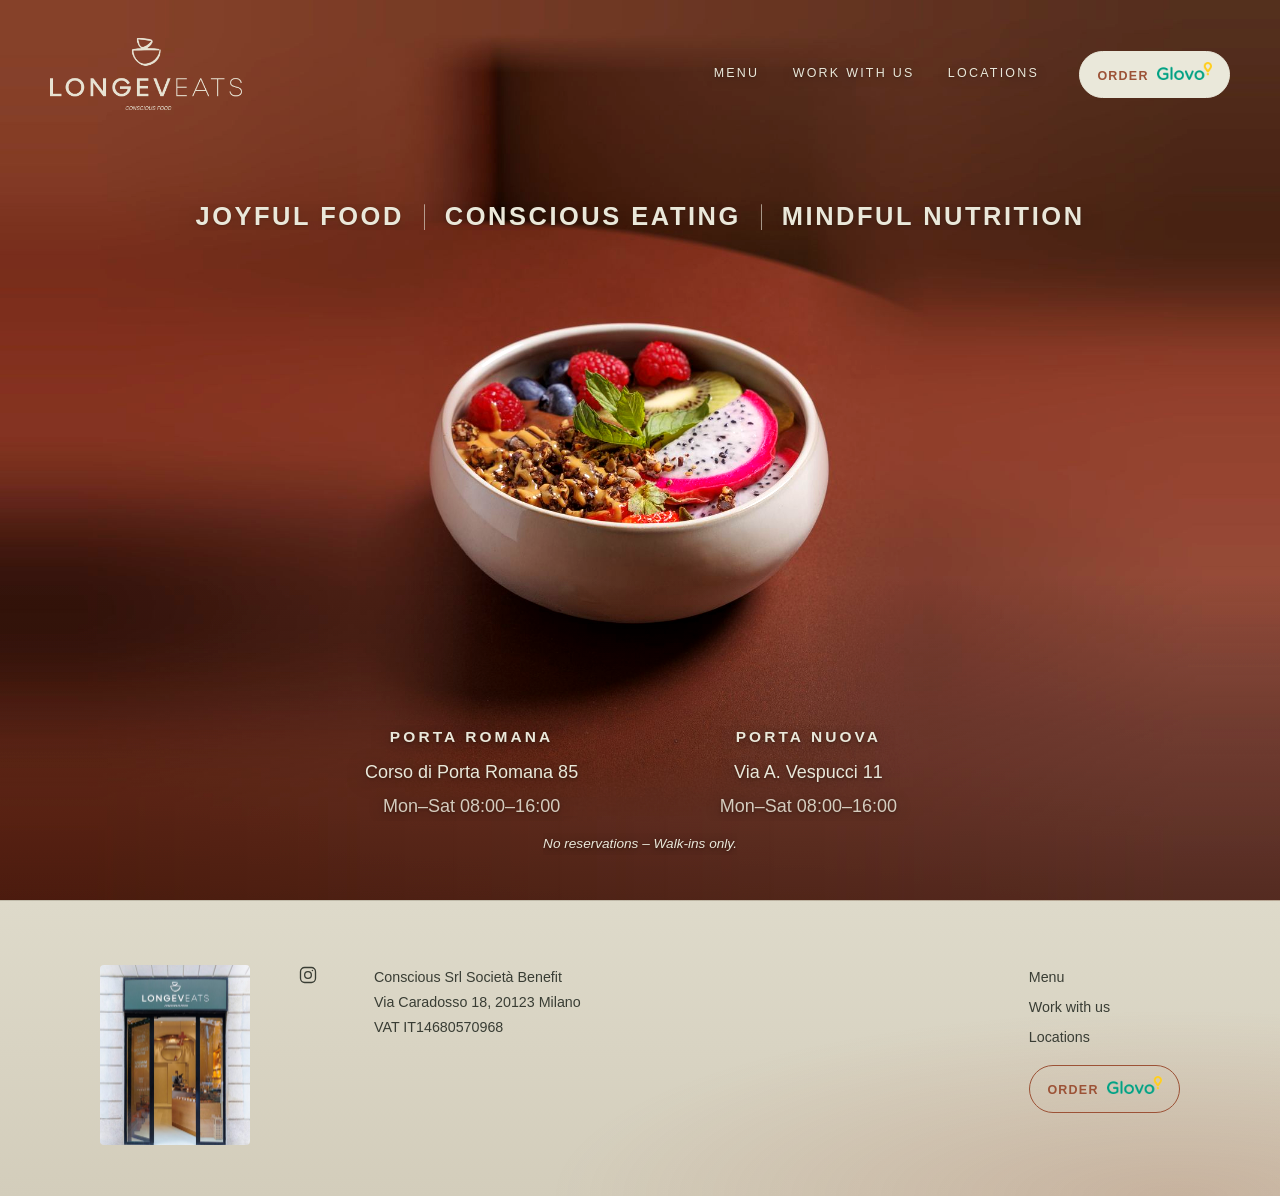
<file: index.html>
<!DOCTYPE html>
<html lang="en">
<head>
  <meta charset="UTF-8">
  <meta name="viewport" content="width=device-width, initial-scale=1">
  <title>LONGEVEATS — Conscious Food</title>
  <meta name="description" content="LONGEVEATS. Conscious food, breakfast and lunch in Milan.">
  <meta name="theme-color" content="#F3EFE4">
  <link rel="icon" href="assets/favicon.ico" sizes="any">
  <link rel="icon" type="image/png" sizes="32x32" href="assets/favicon-32.png">
  <link rel="icon" type="image/png" sizes="64x64" href="assets/favicon-64.png">
  <link rel="apple-touch-icon" sizes="180x180" href="assets/favicon-180.png">
  <link rel="stylesheet" href="style.css">
  <script src="site.js" defer></script>
</head>
<body class="home">

  <header class="hero">
    <!-- the photo lives inside the first screen, so it scrolls away with it -->
    <div class="backdrop" aria-hidden="true"></div>
    <nav class="topbar">
      <a class="logo" href="./">
        <img src="assets/logo.png" alt="LONGEVEATS — Conscious Food" width="360" height="136">
      </a>
      <div class="nav">
        <button class="nav-toggle" type="button" aria-expanded="false" aria-controls="site-nav" aria-label="Open navigation">
          <span></span><span></span><span></span>
        </button>
        <div class="nav-panel" id="site-nav">
          <a href="menu.html">Menu</a>
          <a href="work-with-us.html">Work with us</a>
          <a href="locations.html">Locations</a>
          <a class="order-now" href="https://glovoapp.com/en/it/milano/stores/longeveats-mil" target="_blank" rel="noopener">
            <span>Order</span>
            <span class="glovo-chip"><img src="assets/glovo-logo.png" alt="Glovo" width="73" height="24"></span>
          </a>
        </div>
      </div>
    </nav>

    <div class="hero-body">
      <ul class="pillars">
        <li>Joyful Food</li>
        <li>Conscious Eating</li>
        <li>Mindful Nutrition</li>
      </ul>
    </div>

    <section class="locations" aria-label="Our locations">
      <div class="location">
        <h2>Porta Romana</h2>
        <p>Corso di Porta Romana 85</p>
        <p class="hours">Mon–Sat 08:00–16:00</p>
      </div>
      <div class="location">
        <h2>Porta Nuova</h2>
        <p>Via A. Vespucci 11</p>
        <p class="hours">Mon–Sat 08:00–16:00</p>
      </div>
    </section>
    <p class="walkins">No reservations – Walk-ins only.</p>
  </header>

  <footer class="footer">
    <div class="footer-inner">
      <img class="footer-photo" src="assets/interior.jpg" alt="Inside a LONGEVEATS café" width="120" height="200">

      <div class="footer-cols">
        <div class="footer-col">
          <p class="social">
            <a href="https://www.instagram.com/longeveats_consciouseating/" aria-label="Instagram" target="_blank" rel="noopener">
              <svg viewBox="0 0 24 24" width="20" height="20" fill="none" stroke="currentColor" stroke-width="1.6" stroke-linecap="round" stroke-linejoin="round"><rect x="3" y="3" width="18" height="18" rx="5"/><circle cx="12" cy="12" r="4"/><circle cx="17.3" cy="6.7" r=".9" fill="currentColor" stroke="none"/></svg>
            </a>
          </p>
        </div>
        <div class="footer-col">
          <p>Conscious Srl Società Benefit<br>Via Caradosso 18, 20123 Milano<br>VAT IT14680570968</p>
        </div>
        <div class="footer-col footer-nav">
          <a href="menu.html">Menu</a>
          <a href="work-with-us.html">Work with us</a>
          <a href="locations.html">Locations</a>
          <a class="order-now" href="https://glovoapp.com/en/it/milano/stores/longeveats-mil" target="_blank" rel="noopener">
          <span>Order</span>
          <span class="glovo-chip"><img src="assets/glovo-logo.png" alt="Glovo" width="73" height="24"></span>
        </a>
        </div>
      </div>
    </div>
  </footer>

  <script>
    /* as the page scrolls, the text fades out exactly where it meets the
       bottom of the fixed header; the photo is left untouched */
    (function () {
      var header = document.querySelector('.topbar');
      var blocks = document.querySelectorAll('.pillars, .locations, .walkins');
      var ticking = false;
      var update = function () {
        var line = header.getBoundingClientRect().bottom + 20;
        blocks.forEach(function (el) {
          var cut = Math.max(0, line - el.getBoundingClientRect().top);
          el.style.setProperty('--cut', cut + 'px');
        });
        ticking = false;
      };
      var request = function () {
        if (!ticking) { ticking = true; window.requestAnimationFrame(update); }
      };
      window.addEventListener('scroll', request, { passive: true });
      window.addEventListener('resize', request);
      update();
    })();
  </script>
</body>
</html>
</file>
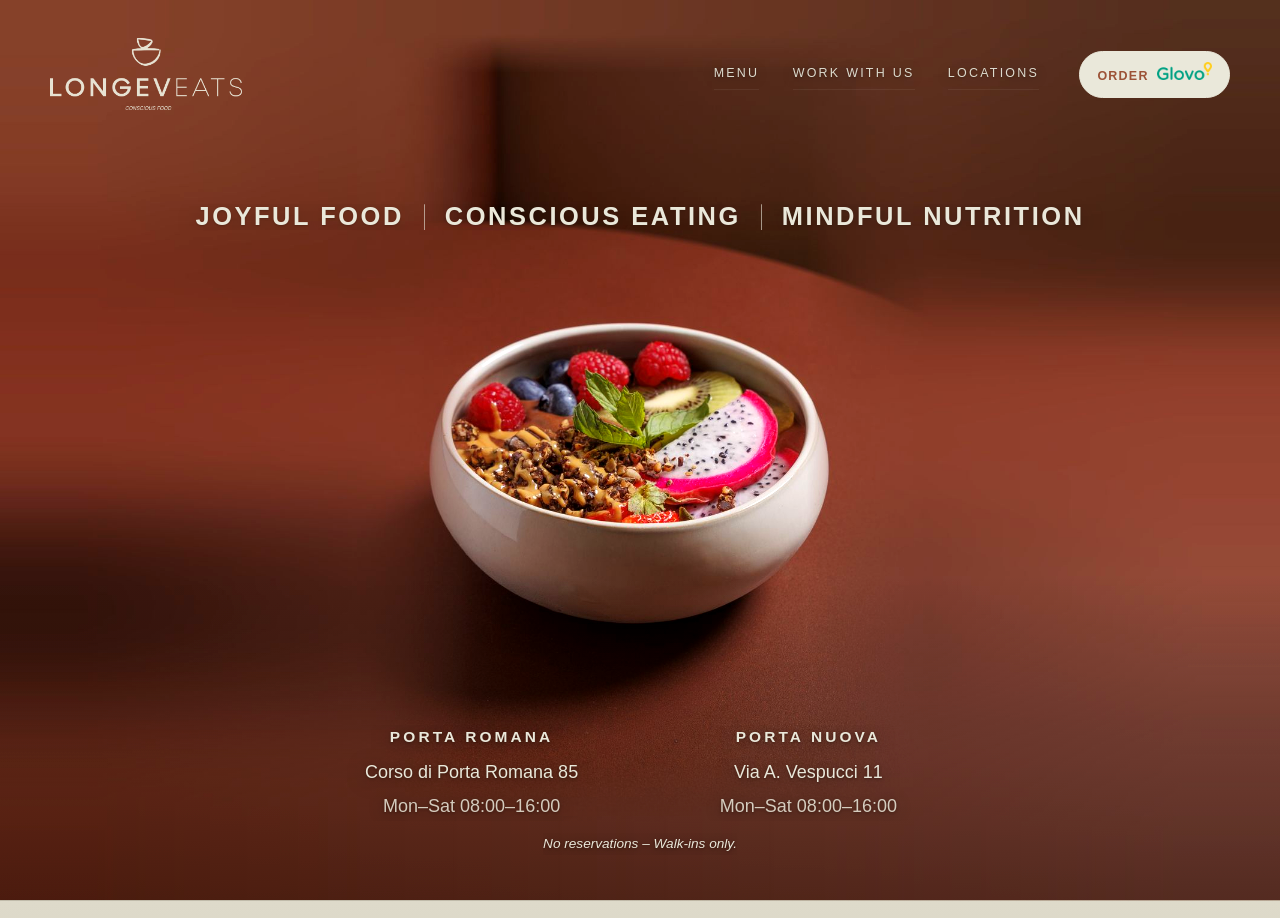
<file: about.html>
<!DOCTYPE html>
<html lang="it">
<head>
  <meta charset="UTF-8">
  <title>LONGEVEATS</title>
  <meta name="robots" content="noindex">
  <meta http-equiv="refresh" content="0; url=./">
</head>
<body>
  <p><a href="./">LONGEVEATS</a></p>
</body>
</html>
</file>
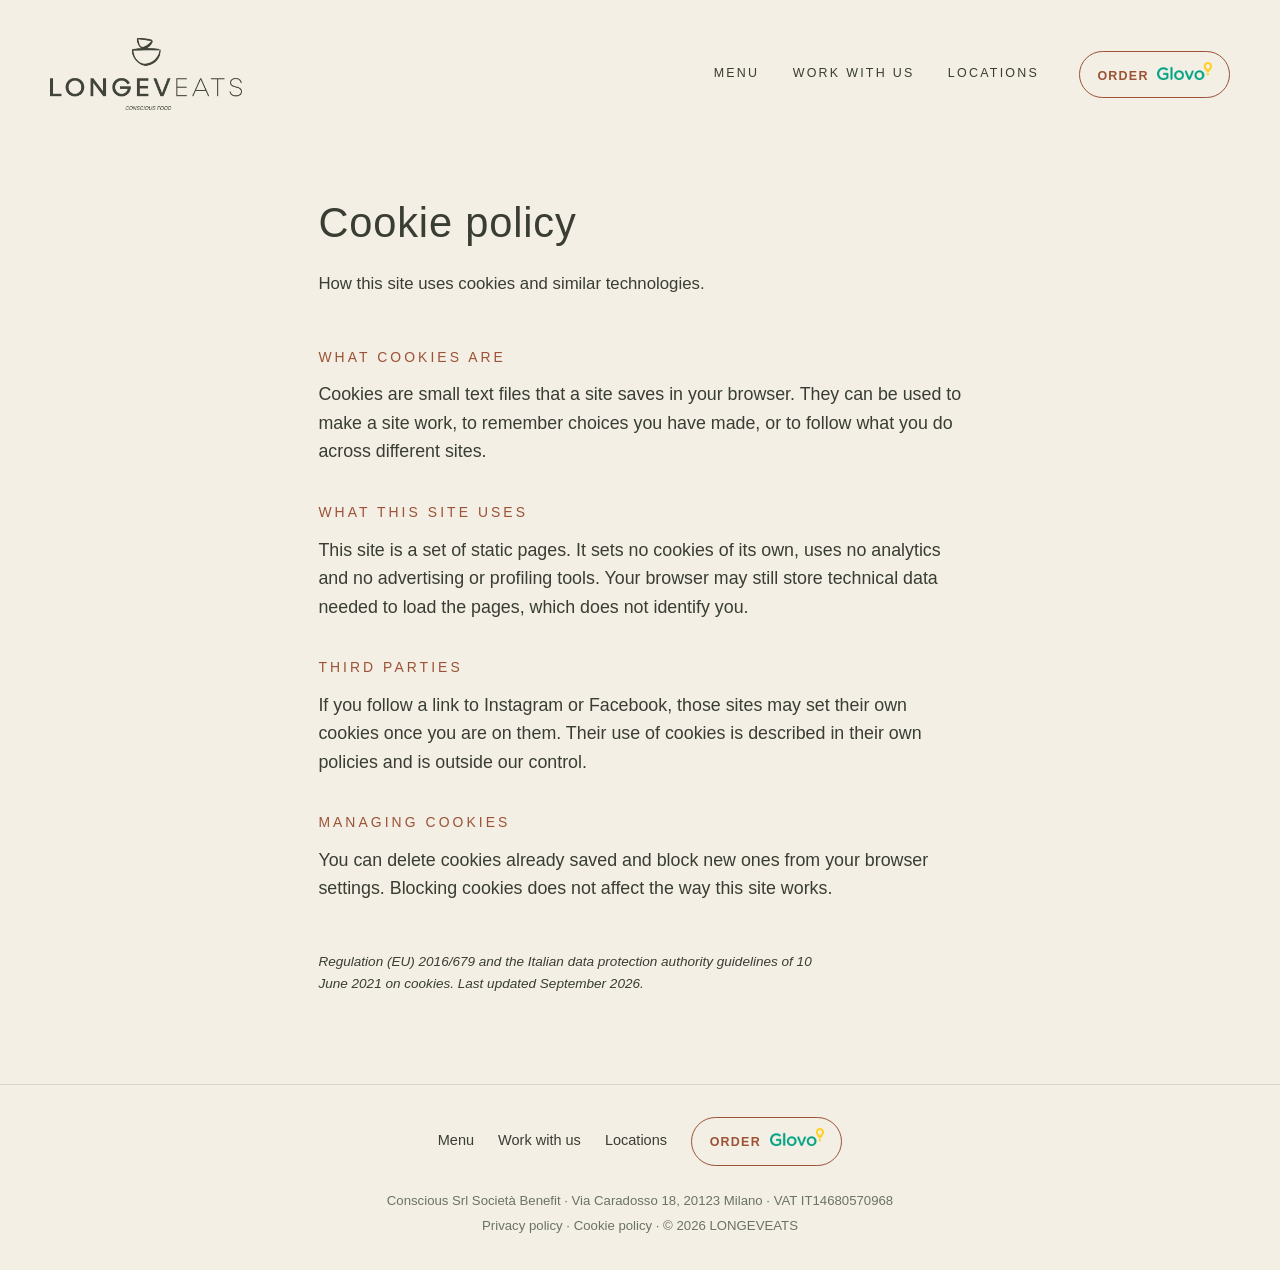
<file: cookie.html>
<!DOCTYPE html>
<html lang="en">
<head>
  <meta charset="UTF-8">
  <meta name="viewport" content="width=device-width, initial-scale=1">
  <title>Cookie policy — LONGEVEATS</title>
  <meta name="description" content="How LONGEVEATS uses cookies and similar technologies.">
  <meta name="theme-color" content="#F3EFE4">
  <link rel="icon" href="assets/favicon.ico" sizes="any">
  <link rel="icon" type="image/png" sizes="32x32" href="assets/favicon-32.png">
  <link rel="apple-touch-icon" sizes="180x180" href="assets/favicon-180.png">
  <link rel="stylesheet" href="style.css">
  <script src="site.js" defer></script>
</head>
<body class="page">

  <nav class="topbar page-top">
      <a class="logo" href="./">
        <img src="assets/logo-dark.png" alt="LONGEVEATS — Conscious Food" width="360" height="136">
      </a>
      <div class="nav">
        <button class="nav-toggle" type="button" aria-expanded="false" aria-controls="site-nav" aria-label="Open navigation">
          <span></span><span></span><span></span>
        </button>
        <div class="nav-panel" id="site-nav">
          <a href="menu.html">Menu</a>
          <a href="work-with-us.html">Work with us</a>
          <a href="locations.html">Locations</a>
          <a class="order-now" href="https://glovoapp.com/en/it/milano/stores/longeveats-mil" target="_blank" rel="noopener">
            <span>Order</span>
            <span class="glovo-chip"><img src="assets/glovo-logo.png" alt="Glovo" width="73" height="24"></span>
          </a>
        </div>
      </div>
    </nav>

  <main class="doc">
    <h1>Cookie policy</h1>
    <p class="lede">How this site uses cookies and similar technologies.</p>

    <h2>What cookies are</h2>
    <p>Cookies are small text files that a site saves in your browser. They can be used to make a site work, to remember choices you have made, or to follow what you do across different sites.</p>

    <h2>What this site uses</h2>
    <p>This site is a set of static pages. It sets no cookies of its own, uses no analytics and no advertising or profiling tools. Your browser may still store technical data needed to load the pages, which does not identify you.</p>

    <!-- PLACEHOLDER: if you add analytics, a form service, embedded maps or social widgets, list them here and add a consent banner -->
    <h2>Third parties</h2>
    <p>If you follow a link to Instagram or Facebook, those sites may set their own cookies once you are on them. Their use of cookies is described in their own policies and is outside our control.</p>

    <h2>Managing cookies</h2>
    <p>You can delete cookies already saved and block new ones from your browser settings. Blocking cookies does not affect the way this site works.</p>

    <p class="fineprint">Regulation (EU) 2016/679 and the Italian data protection authority guidelines of 10 June 2021 on cookies. Last updated September 2026.</p>
  </main>

  <footer class="mini-footer">
    <div class="mini-links">
      <a href="menu.html">Menu</a>
      <a href="work-with-us.html">Work with us</a>
      <a href="locations.html">Locations</a>
      <a class="order-now" href="https://glovoapp.com/en/it/milano/stores/longeveats-mil" target="_blank" rel="noopener">
        <span>Order</span>
        <span class="glovo-chip"><img src="assets/glovo-logo.png" alt="Glovo" width="73" height="24"></span>
      </a>
    </div>
    <p>Conscious Srl Società Benefit · Via Caradosso 18, 20123 Milano · VAT IT14680570968</p>
    <p><a href="privacy.html">Privacy policy</a> · <a href="cookie.html">Cookie policy</a> · © 2026 LONGEVEATS</p>
  </footer>

</body>
</html>
</file>
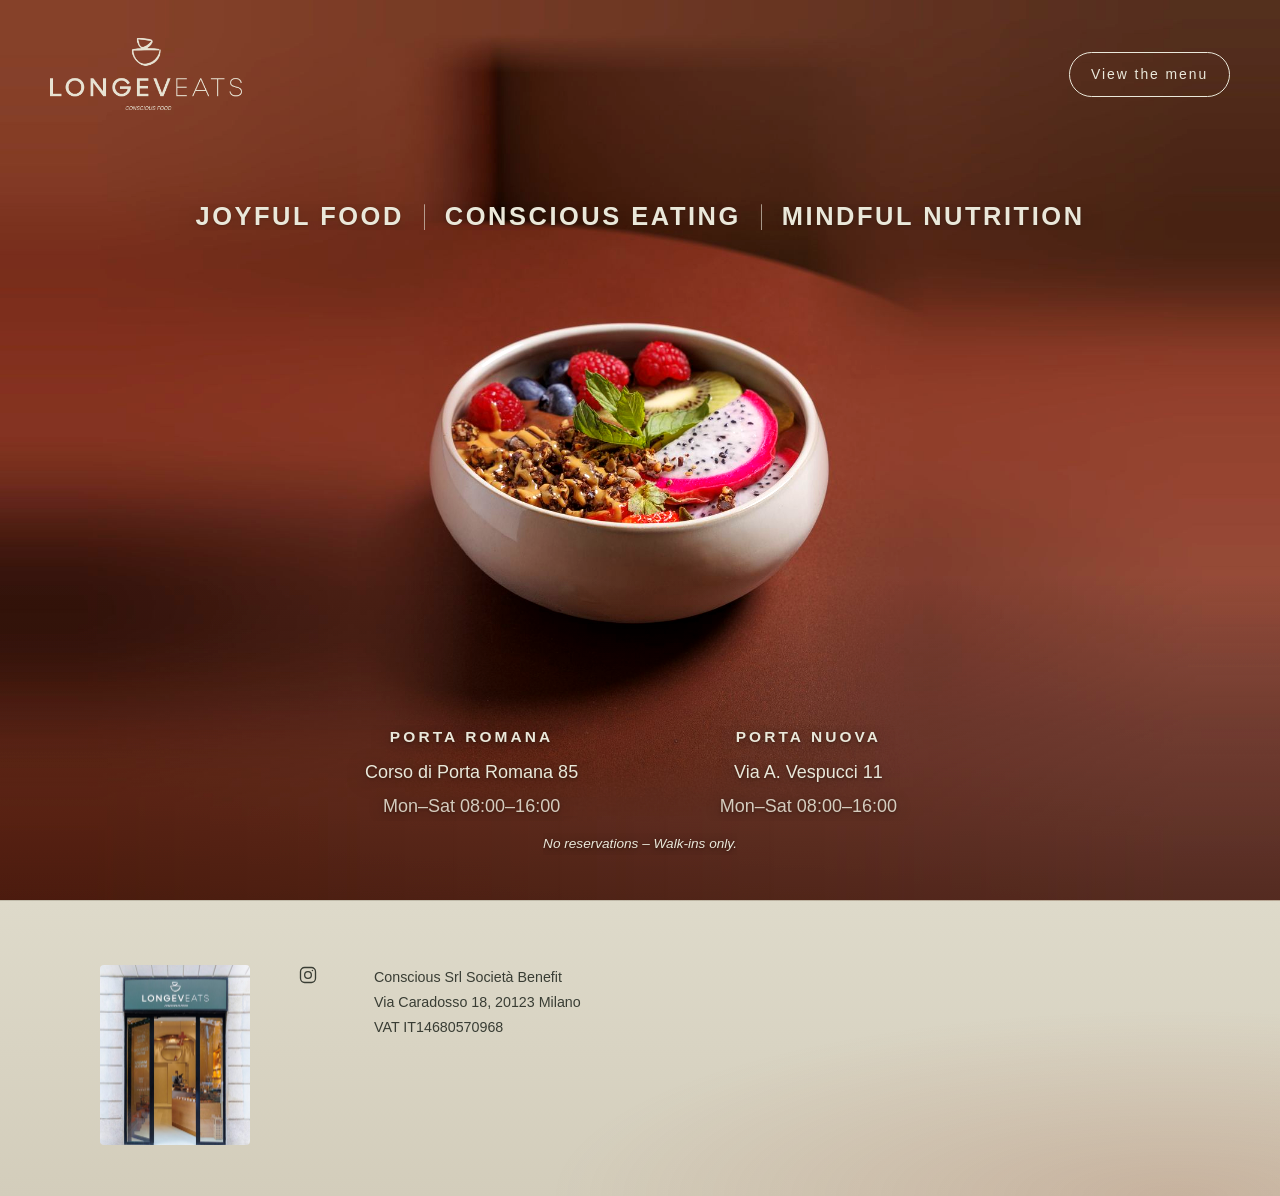
<file: inde.html>
<!DOCTYPE html>
<html lang="en">
<head>
  <meta charset="UTF-8">
  <meta name="viewport" content="width=device-width, initial-scale=1">
  <title>LONGEVEATS — Conscious Food</title>
  <meta name="description" content="LONGEVEATS. Conscious food, breakfast and lunch in Milan.">
  <meta name="theme-color" content="#F3EFE4">
  <link rel="icon" href="assets/favicon.ico" sizes="any">
  <link rel="icon" type="image/png" sizes="32x32" href="assets/favicon-32.png">
  <link rel="icon" type="image/png" sizes="64x64" href="assets/favicon-64.png">
  <link rel="apple-touch-icon" sizes="180x180" href="assets/favicon-180.png">
  <link rel="stylesheet" href="style.css">
</head>
<body class="home">

  <header class="hero">
    <!-- the photo lives inside the first screen, so it scrolls away with it -->
    <div class="backdrop" aria-hidden="true"></div>
    <nav class="topbar">
      <a class="logo" href="./">
        <img src="assets/logo.png" alt="LONGEVEATS — Conscious Food" width="360" height="136">
      </a>
      <a class="btn" href="menu.html">View the menu</a>
    </nav>

    <div class="hero-body">
      <ul class="pillars">
        <li>Joyful Food</li>
        <li>Conscious Eating</li>
        <li>Mindful Nutrition</li>
      </ul>
    </div>

    <section class="locations" aria-label="Our locations">
      <div class="location">
        <h2>Porta Romana</h2>
        <p>Corso di Porta Romana 85</p>
        <p class="hours">Mon–Sat 08:00–16:00</p>
      </div>
      <div class="location">
        <h2>Porta Nuova</h2>
        <p>Via A. Vespucci 11</p>
        <p class="hours">Mon–Sat 08:00–16:00</p>
      </div>
    </section>
    <p class="walkins">No reservations – Walk-ins only.</p>
  </header>

  <footer class="footer">
    <div class="footer-inner">
      <img class="footer-photo" src="assets/interior.jpg" alt="Inside a LONGEVEATS café" width="160" height="160">

      <div class="footer-cols">
        <div class="footer-col">
          <p class="social">
            <a href="https://www.instagram.com/longeveats_consciouseating/" aria-label="Instagram" target="_blank" rel="noopener">
              <svg viewBox="0 0 24 24" width="20" height="20" fill="none" stroke="currentColor" stroke-width="1.6" stroke-linecap="round" stroke-linejoin="round"><rect x="3" y="3" width="18" height="18" rx="5"/><circle cx="12" cy="12" r="4"/><circle cx="17.3" cy="6.7" r=".9" fill="currentColor" stroke="none"/></svg>
            </a>
          </p>
        </div>
        <div class="footer-col">
          <p>Conscious Srl Società Benefit<br>Via Caradosso 18, 20123 Milano<br>VAT IT14680570968</p>
        </div>
      </div>
    </div>
  </footer>

  <script>
    /* as the page scrolls, the text fades out exactly where it meets the
       bottom of the fixed header; the photo is left untouched */
    (function () {
      var header = document.querySelector('.topbar');
      var blocks = document.querySelectorAll('.pillars, .locations, .walkins');
      var ticking = false;
      var update = function () {
        var line = header.getBoundingClientRect().bottom + 20;
        blocks.forEach(function (el) {
          var cut = Math.max(0, line - el.getBoundingClientRect().top);
          el.style.setProperty('--cut', cut + 'px');
        });
        ticking = false;
      };
      var request = function () {
        if (!ticking) { ticking = true; window.requestAnimationFrame(update); }
      };
      window.addEventListener('scroll', request, { passive: true });
      window.addEventListener('resize', request);
      update();
    })();
  </script>
</body>
</html>
</file>
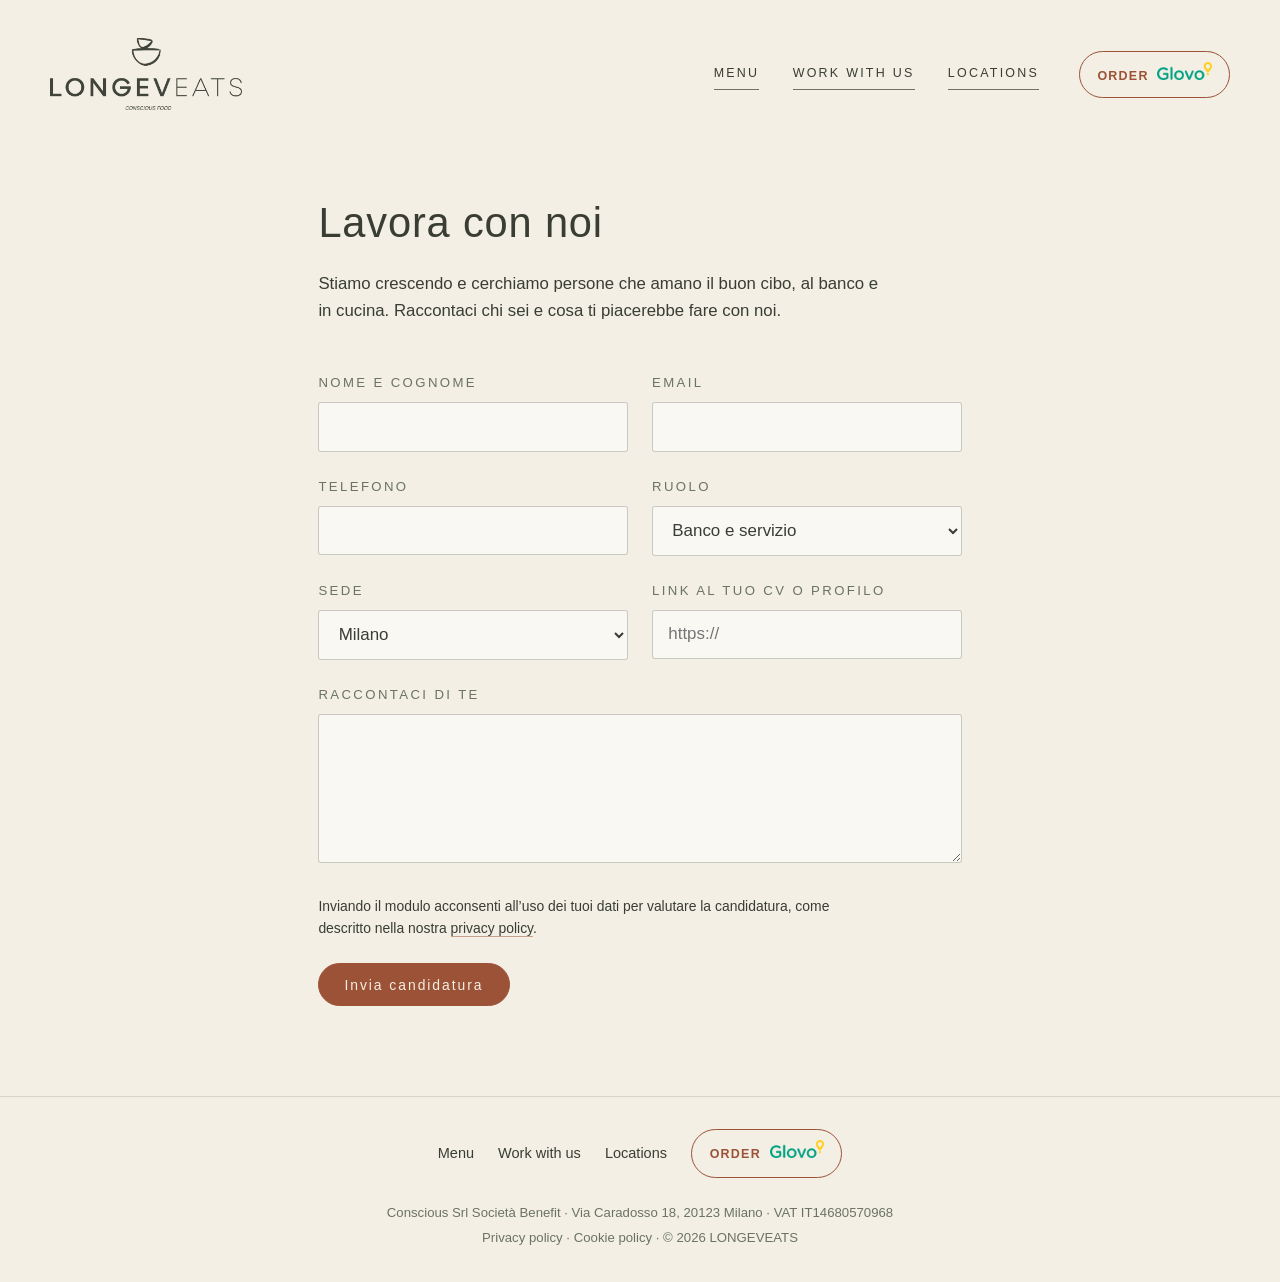
<file: join.html>
<!DOCTYPE html>
<html lang="en">
<head>
  <meta charset="UTF-8">
  <title>Work with us — LONGEVEATS</title>
  <meta http-equiv="refresh" content="0; url=work-with-us.html">
  <link rel="canonical" href="work-with-us.html">
</head>
<body>
  <p><a href="work-with-us.html">Work with us</a></p>
</body>
</html>
</file>
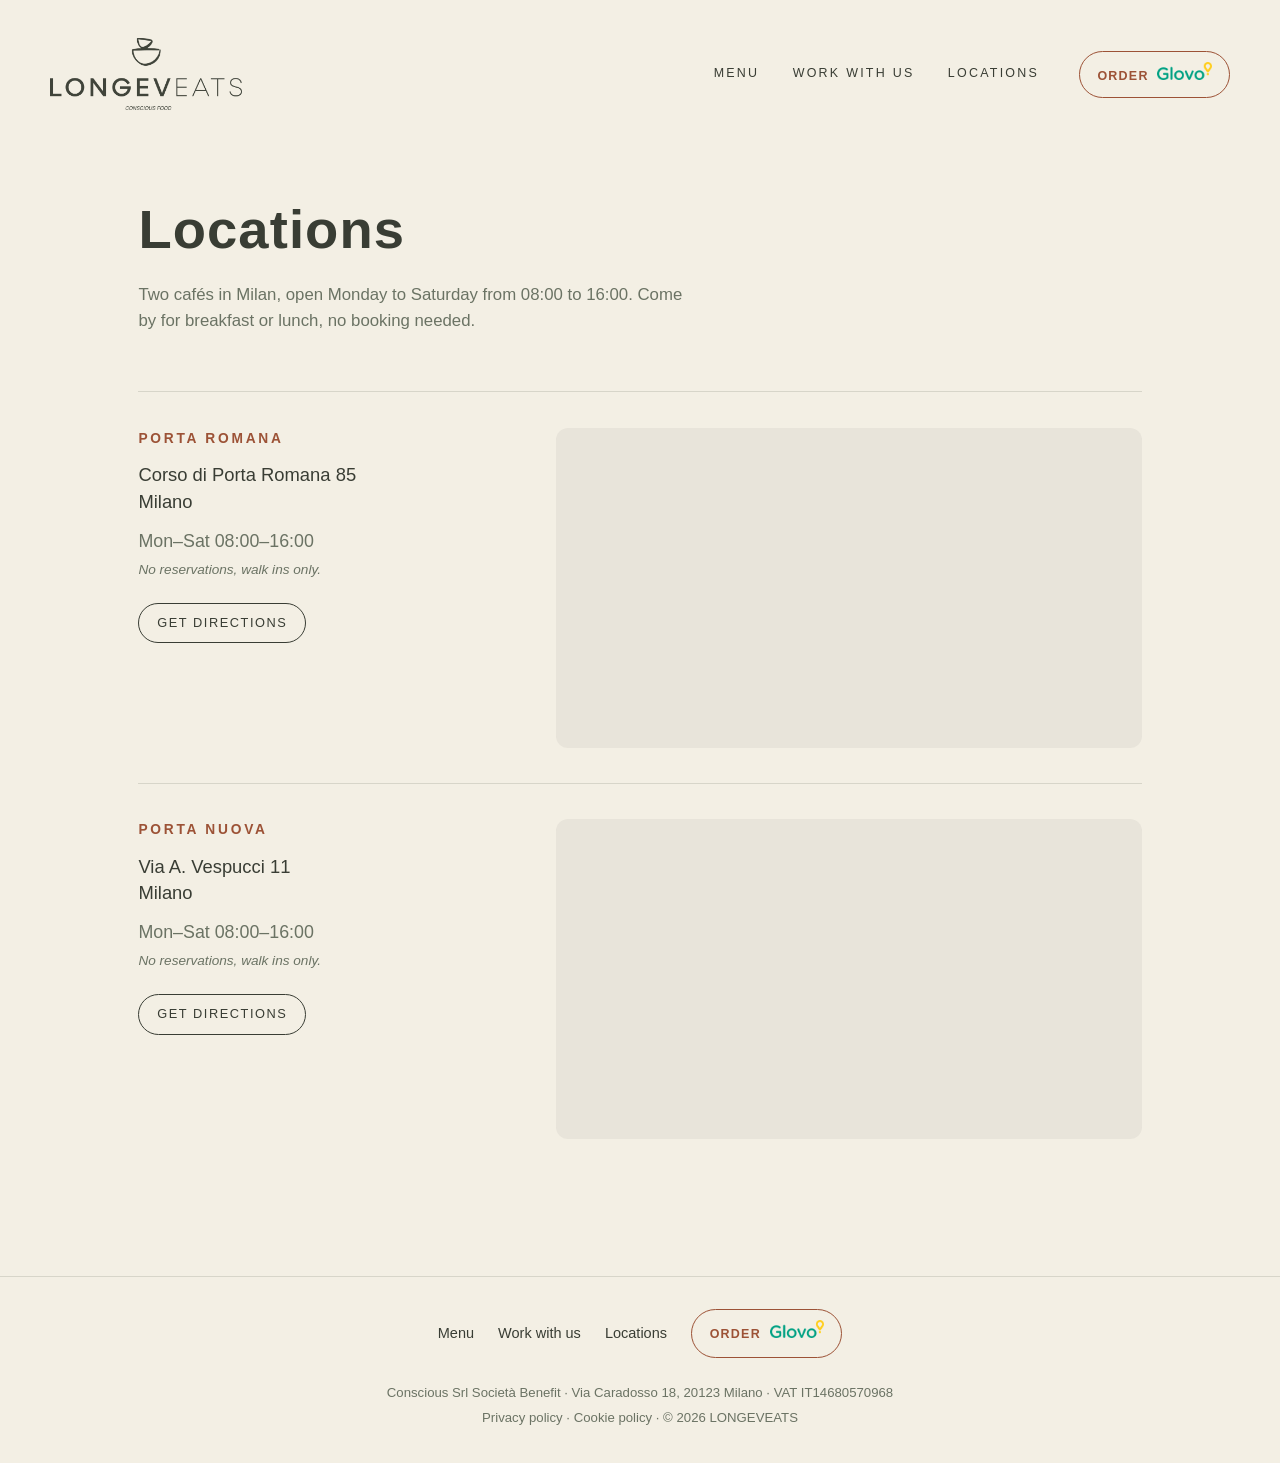
<file: locations.html>
<!DOCTYPE html>
<html lang="en">
<head>
  <meta charset="UTF-8">
  <meta name="viewport" content="width=device-width, initial-scale=1">
  <title>Locations — LONGEVEATS</title>
  <meta name="description" content="LONGEVEATS cafés in Milan: Porta Romana and Porta Nuova.">
  <meta name="theme-color" content="#F3EFE4">
  <link rel="icon" href="assets/favicon.ico" sizes="any">
  <link rel="icon" type="image/png" sizes="32x32" href="assets/favicon-32.png">
  <link rel="apple-touch-icon" sizes="180x180" href="assets/favicon-180.png">
  <link rel="stylesheet" href="style.css">
  <script src="site.js" defer></script>
</head>
<body class="page">

  <nav class="topbar page-top">
      <a class="logo" href="./">
        <img src="assets/logo-dark.png" alt="LONGEVEATS — Conscious Food" width="360" height="136">
      </a>
      <div class="nav">
        <button class="nav-toggle" type="button" aria-expanded="false" aria-controls="site-nav" aria-label="Open navigation">
          <span></span><span></span><span></span>
        </button>
        <div class="nav-panel" id="site-nav">
          <a href="menu.html">Menu</a>
          <a href="work-with-us.html">Work with us</a>
          <a href="locations.html">Locations</a>
          <a class="order-now" href="https://glovoapp.com/en/it/milano/stores/longeveats-mil" target="_blank" rel="noopener">
            <span>Order</span>
            <span class="glovo-chip"><img src="assets/glovo-logo.png" alt="Glovo" width="73" height="24"></span>
          </a>
        </div>
      </div>
    </nav>

  <main class="locations-page">
    <header class="doc-head">
      <h1>Locations</h1>
      <p class="lede">Two cafés in Milan, open Monday to Saturday from 08:00 to 16:00. Come by for breakfast or lunch, no booking needed.</p>
    </header>
    <article class="loc">
      <div class="loc-info">
        <h2>Porta Romana</h2>
        <p class="loc-addr">Corso di Porta Romana 85<br>Milano</p>
        <p class="loc-hours">Mon–Sat 08:00–16:00</p>
        <p class="loc-note">No reservations, walk ins only.</p>
        <div class="loc-links">
          <a class="btn-line" href="https://www.google.com/maps/dir/?api=1&destination=LONGEVEATS%20Corso%20di%20Porta%20Romana%2085%20Milano" target="_blank" rel="noopener">Get directions</a>
        </div>
      </div>
      <!--
        MAP 1: on Google Maps open the LONGEVEATS Porta Romana page, click Share,
        then "Embed a map", copy ONLY the address inside src="..." (not the whole
        iframe tag) and paste it into data-embed below. The embedded map shows the place card with
        its star rating and number of reviews.
      -->
      <div class="loc-map" data-embed="https://www.google.com/maps/embed?pb=!1m18!1m12!1m3!1d47333.685998388006!2d9.142621904460695!3d45.46878855624669!2m3!1f0!2f0!3f0!3m2!1i1024!2i768!4f13.1!3m3!1m2!1s0x4786c5fe4a975893%3A0x82844aa328508ac5!2sLongeveats%20Caf%C3%A8%20-%20Porta%20Romana!5e1!3m2!1sen!2sit!4v1791978995561!5m2!1sen!2sit" data-title="Map of LONGEVEATS Porta Romana">
        <a class="loc-map-fallback" href="https://www.google.com/maps/search/?api=1&query=LONGEVEATS%20Corso%20di%20Porta%20Romana%2085%20Milano" target="_blank" rel="noopener">
          <svg viewBox="0 0 24 24" width="28" height="28" fill="none" stroke="currentColor" stroke-width="1.6" stroke-linecap="round" stroke-linejoin="round" aria-hidden="true"><path d="M12 21s-7-6.2-7-11.5A7 7 0 0 1 19 9.5C19 14.8 12 21 12 21z"/><circle cx="12" cy="9.5" r="2.5"/></svg>
          <span>Corso di Porta Romana 85, Milano</span>
          <span class="loc-map-open">Open in Google Maps</span>
        </a>
      </div>
    </article>
    <article class="loc">
      <div class="loc-info">
        <h2>Porta Nuova</h2>
        <p class="loc-addr">Via A. Vespucci 11<br>Milano</p>
        <p class="loc-hours">Mon–Sat 08:00–16:00</p>
        <p class="loc-note">No reservations, walk ins only.</p>
        <div class="loc-links">
          <a class="btn-line" href="https://www.google.com/maps/dir/?api=1&destination=LONGEVEATS%20Via%20Amerigo%20Vespucci%2011%20Milano" target="_blank" rel="noopener">Get directions</a>
        </div>
      </div>
      <!--
        MAP 2: on Google Maps open the LONGEVEATS Porta Nuova page, click Share,
        then "Embed a map", copy ONLY the address inside src="..." (not the whole
        iframe tag) and paste it into data-embed below. The embedded map shows the place card with
        its star rating and number of reviews.
      -->
      <div class="loc-map" data-embed="https://www.google.com/maps/embed?pb=!1m18!1m12!1m3!1d47333.685998388006!2d9.142621904460695!3d45.46878855624669!2m3!1f0!2f0!3f0!3m2!1i1024!2i768!4f13.1!3m3!1m2!1s0x4786c7bd581e894f%3A0x6fb14e3905d4edee!2sLongeveats%20Caf%C3%A8%20-%20Porta%20Nuova!5e1!3m2!1sen!2sit!4v1791979636621!5m2!1sen!2sit" data-title="Map of LONGEVEATS Porta Nuova">
        <a class="loc-map-fallback" href="https://www.google.com/maps/search/?api=1&query=LONGEVEATS%20Via%20Amerigo%20Vespucci%2011%20Milano" target="_blank" rel="noopener">
          <svg viewBox="0 0 24 24" width="28" height="28" fill="none" stroke="currentColor" stroke-width="1.6" stroke-linecap="round" stroke-linejoin="round" aria-hidden="true"><path d="M12 21s-7-6.2-7-11.5A7 7 0 0 1 19 9.5C19 14.8 12 21 12 21z"/><circle cx="12" cy="9.5" r="2.5"/></svg>
          <span>Via A. Vespucci 11, Milano</span>
          <span class="loc-map-open">Open in Google Maps</span>
        </a>
      </div>
    </article>

  </main>

  <footer class="mini-footer">
    <div class="mini-links">
      <a href="menu.html">Menu</a>
      <a href="work-with-us.html">Work with us</a>
      <a href="locations.html">Locations</a>
      <a class="order-now" href="https://glovoapp.com/en/it/milano/stores/longeveats-mil" target="_blank" rel="noopener">
        <span>Order</span>
        <span class="glovo-chip"><img src="assets/glovo-logo.png" alt="Glovo" width="73" height="24"></span>
      </a>
    </div>
    <p>Conscious Srl Società Benefit · Via Caradosso 18, 20123 Milano · VAT IT14680570968</p>
    <p><a href="privacy.html">Privacy policy</a> · <a href="cookie.html">Cookie policy</a> · © 2026 LONGEVEATS</p>
  </footer>
  <script>
    /* turns each pasted Google Maps embed address into the live map */
    document.querySelectorAll('.loc-map').forEach(function (box) {
      var src = box.getAttribute('data-embed');
      if (!src) return;
      var f = document.createElement('iframe');
      f.src = src;
      f.title = box.getAttribute('data-title');
      f.loading = 'lazy';
      f.referrerPolicy = 'strict-origin-when-cross-origin';
      f.setAttribute('allowfullscreen', '');
      box.innerHTML = '';
      box.appendChild(f);
    });
  </script>
</body>
</html>
</file>
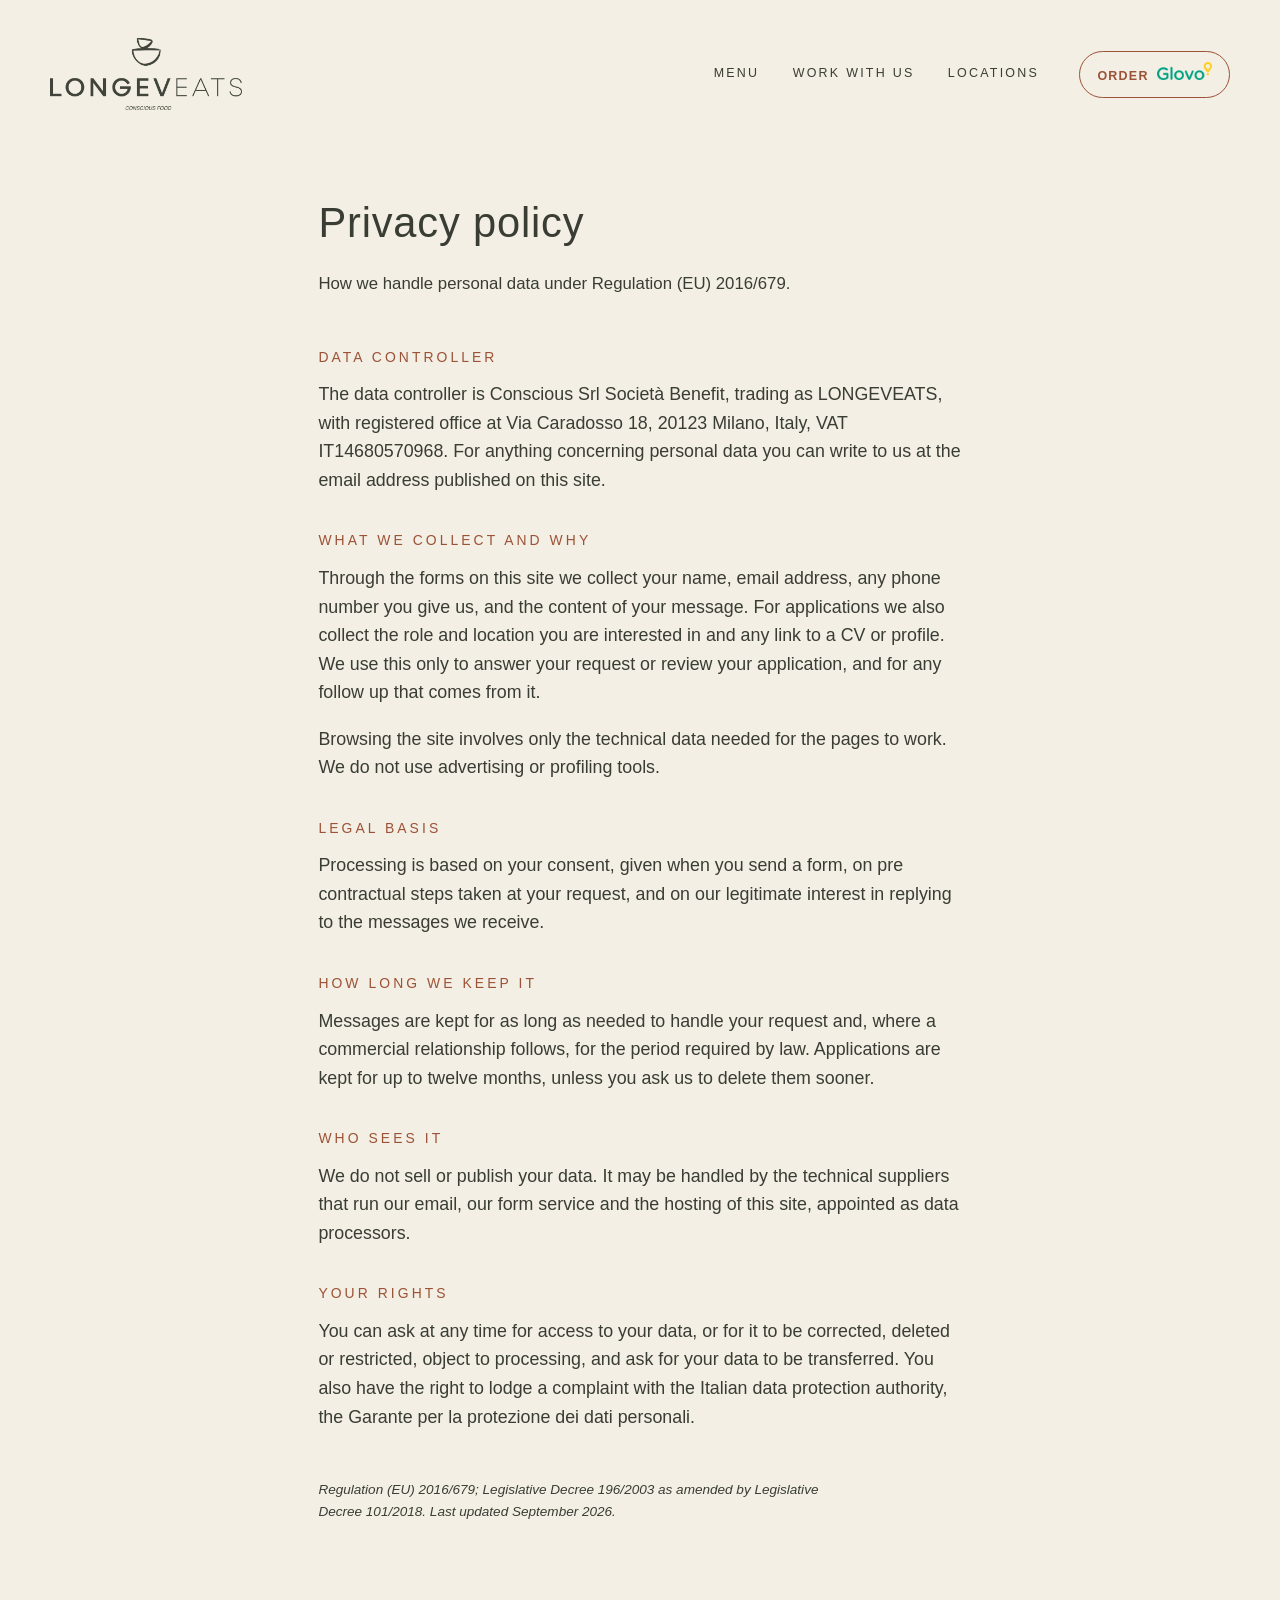
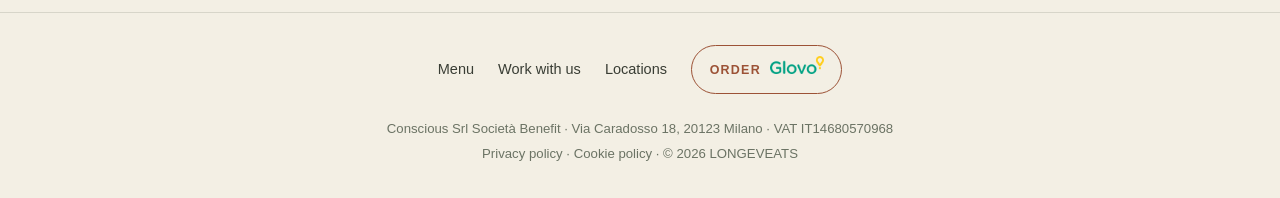
<file: privacy.html>
<!DOCTYPE html>
<html lang="en">
<head>
  <meta charset="UTF-8">
  <meta name="viewport" content="width=device-width, initial-scale=1">
  <title>Privacy policy — LONGEVEATS</title>
  <meta name="description" content="How LONGEVEATS handles personal data under Regulation (EU) 2016/679.">
  <meta name="theme-color" content="#F3EFE4">
  <link rel="icon" href="assets/favicon.ico" sizes="any">
  <link rel="icon" type="image/png" sizes="32x32" href="assets/favicon-32.png">
  <link rel="apple-touch-icon" sizes="180x180" href="assets/favicon-180.png">
  <link rel="stylesheet" href="style.css">
  <script src="site.js" defer></script>
</head>
<body class="page">

  <nav class="topbar page-top">
      <a class="logo" href="./">
        <img src="assets/logo-dark.png" alt="LONGEVEATS — Conscious Food" width="360" height="136">
      </a>
      <div class="nav">
        <button class="nav-toggle" type="button" aria-expanded="false" aria-controls="site-nav" aria-label="Open navigation">
          <span></span><span></span><span></span>
        </button>
        <div class="nav-panel" id="site-nav">
          <a href="menu.html">Menu</a>
          <a href="work-with-us.html">Work with us</a>
          <a href="locations.html">Locations</a>
          <a class="order-now" href="https://glovoapp.com/en/it/milano/stores/longeveats-mil" target="_blank" rel="noopener">
            <span>Order</span>
            <span class="glovo-chip"><img src="assets/glovo-logo.png" alt="Glovo" width="73" height="24"></span>
          </a>
        </div>
      </div>
    </nav>

  <main class="doc">
    <h1>Privacy policy</h1>
    <p class="lede">How we handle personal data under Regulation (EU) 2016/679.</p>

    <h2>Data controller</h2>
    <p>The data controller is Conscious Srl Società Benefit, trading as LONGEVEATS, with registered office at Via Caradosso 18, 20123 Milano, Italy, VAT IT14680570968. For anything concerning personal data you can write to us at the email address published on this site.</p>

    <h2>What we collect and why</h2>
    <p>Through the forms on this site we collect your name, email address, any phone number you give us, and the content of your message. For applications we also collect the role and location you are interested in and any link to a CV or profile. We use this only to answer your request or review your application, and for any follow up that comes from it.</p>
    <p>Browsing the site involves only the technical data needed for the pages to work. We do not use advertising or profiling tools.</p>

    <h2>Legal basis</h2>
    <p>Processing is based on your consent, given when you send a form, on pre contractual steps taken at your request, and on our legitimate interest in replying to the messages we receive.</p>

    <h2>How long we keep it</h2>
    <p>Messages are kept for as long as needed to handle your request and, where a commercial relationship follows, for the period required by law. Applications are kept for up to twelve months, unless you ask us to delete them sooner.</p>

    <h2>Who sees it</h2>
    <p>We do not sell or publish your data. It may be handled by the technical suppliers that run our email, our form service and the hosting of this site, appointed as data processors.</p>

    <h2>Your rights</h2>
    <p>You can ask at any time for access to your data, or for it to be corrected, deleted or restricted, object to processing, and ask for your data to be transferred. You also have the right to lodge a complaint with the Italian data protection authority, the Garante per la protezione dei dati personali.</p>

    <!-- PLACEHOLDER: update this date when the policy is reviewed -->
    <p class="fineprint">Regulation (EU) 2016/679; Legislative Decree 196/2003 as amended by Legislative Decree 101/2018. Last updated September 2026.</p>
  </main>

  <footer class="mini-footer">
    <div class="mini-links">
      <a href="menu.html">Menu</a>
      <a href="work-with-us.html">Work with us</a>
      <a href="locations.html">Locations</a>
      <a class="order-now" href="https://glovoapp.com/en/it/milano/stores/longeveats-mil" target="_blank" rel="noopener">
        <span>Order</span>
        <span class="glovo-chip"><img src="assets/glovo-logo.png" alt="Glovo" width="73" height="24"></span>
      </a>
    </div>
    <p>Conscious Srl Società Benefit · Via Caradosso 18, 20123 Milano · VAT IT14680570968</p>
    <p><a href="privacy.html">Privacy policy</a> · <a href="cookie.html">Cookie policy</a> · © 2026 LONGEVEATS</p>
  </footer>

</body>
</html>
</file>
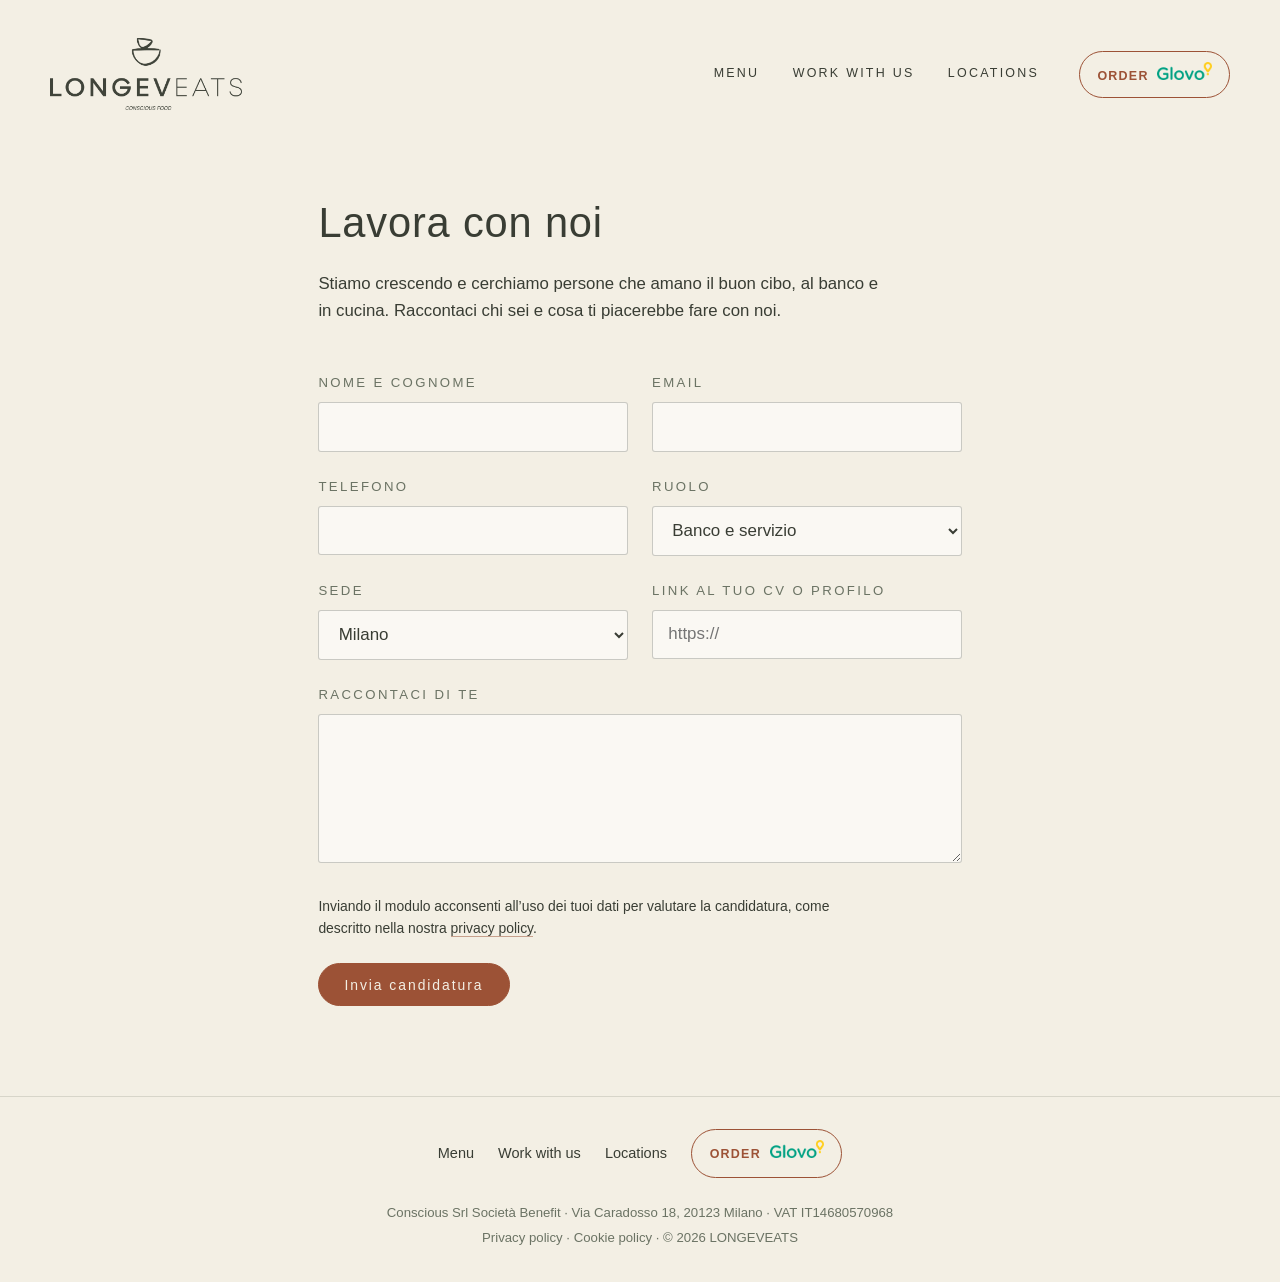
<file: work-with-us.html>
<!DOCTYPE html>
<html lang="en">
<head>
  <meta charset="UTF-8">
  <meta name="viewport" content="width=device-width, initial-scale=1">
  <title>Lavora con noi — LONGEVEATS</title>
  <meta name="description" content="Lavora con LONGEVEATS a Milano.">
  <meta name="theme-color" content="#F3EFE4">
  <link rel="icon" href="assets/favicon.ico" sizes="any">
  <link rel="icon" type="image/png" sizes="32x32" href="assets/favicon-32.png">
  <link rel="apple-touch-icon" sizes="180x180" href="assets/favicon-180.png">
  <link rel="stylesheet" href="style.css">
  <script src="site.js" defer></script>
</head>
<body class="page">

  <nav class="topbar page-top">
      <a class="logo" href="./">
        <img src="assets/logo-dark.png" alt="LONGEVEATS — Conscious Food" width="360" height="136">
      </a>
      <div class="nav">
        <button class="nav-toggle" type="button" aria-expanded="false" aria-controls="site-nav" aria-label="Open navigation">
          <span></span><span></span><span></span>
        </button>
        <div class="nav-panel" id="site-nav">
          <a href="menu.html">Menu</a>
          <a href="work-with-us.html">Work with us</a>
          <a href="locations.html">Locations</a>
          <a class="order-now" href="https://glovoapp.com/en/it/milano/stores/longeveats-mil" target="_blank" rel="noopener">
            <span>Order</span>
            <span class="glovo-chip"><img src="assets/glovo-logo.png" alt="Glovo" width="73" height="24"></span>
          </a>
        </div>
      </div>
    </nav>

  <main class="doc" lang="it">
    <h1>Lavora con noi</h1>
    <p class="lede">Stiamo crescendo e cerchiamo persone che amano il buon cibo, al banco e in cucina. Raccontaci chi sei e cosa ti piacerebbe fare con noi.</p>

    <!--
      FORM: sent through FormSubmit (formsubmit.co).
      1. Applications go to info@longeveats.com.
      2. Publish, then send one test application from the live site.
      3. FormSubmit emails you an activation link: click it once.
      4. From then on every application arrives in that inbox.
      After activation FormSubmit also gives you a random alias for the address:
      you can paste that instead of the email, so the address is not visible in the page code.
    -->
    <p class="form-sent" hidden>Grazie, la tua candidatura è stata inviata. Ti contatteremo presto.</p>
    <form class="form" action="https://formsubmit.co/info@longeveats.com" method="POST">
      <input type="hidden" name="_subject" value="Nuova candidatura da longeveats.it">
      <input type="hidden" name="_template" value="table">
      <input type="hidden" name="_next" value="">
      <input type="text" name="_honey" class="hp" tabindex="-1" autocomplete="off" aria-hidden="true">
      <label>
        <span>Nome e cognome</span>
        <input type="text" name="Nome" autocomplete="name" required>
      </label>
      <label>
        <span>Email</span>
        <input type="email" name="email" autocomplete="email" required>
      </label>
      <label>
        <span>Telefono</span>
        <input type="tel" name="Telefono" autocomplete="tel">
      </label>
      <label>
        <span>Ruolo</span>
        <select name="Ruolo">
          <option>Banco e servizio</option>
          <option>Cucina</option>
        </select>
      </label>
      <label>
        <span>Sede</span>
        <select name="Sede">
          <option>Milano</option>
        </select>
      </label>
      <label>
        <span>Link al tuo CV o profilo</span>
        <input type="url" name="CV" placeholder="https://">
      </label>
      <label class="full">
        <span>Raccontaci di te</span>
        <textarea name="Messaggio" rows="6"></textarea>
      </label>
      <div class="form-foot">
        <p class="consent">Inviando il modulo acconsenti all’uso dei tuoi dati per valutare la candidatura, come descritto nella nostra <a href="privacy.html">privacy policy</a>.</p>
        <button type="submit">Invia candidatura</button>
      </div>
    </form>
  </main>

  <footer class="mini-footer">
    <div class="mini-links">
      <a href="menu.html">Menu</a>
      <a href="work-with-us.html">Work with us</a>
      <a href="locations.html">Locations</a>
      <a class="order-now" href="https://glovoapp.com/en/it/milano/stores/longeveats-mil" target="_blank" rel="noopener">
        <span>Order</span>
        <span class="glovo-chip"><img src="assets/glovo-logo.png" alt="Glovo" width="73" height="24"></span>
      </a>
    </div>
    <p>Conscious Srl Società Benefit · Via Caradosso 18, 20123 Milano · VAT IT14680570968</p>
    <p><a href="privacy.html">Privacy policy</a> · <a href="cookie.html">Cookie policy</a> · © 2026 LONGEVEATS</p>
  </footer>

  <script>
    /* after sending, FormSubmit brings the visitor back here with ?sent=1 */
    (function () {
      var next = document.querySelector('input[name="_next"]');
      next.value = window.location.href.split('?')[0] + '?sent=1';
      if (/[?&]sent=1/.test(window.location.search)) {
        document.querySelector('.form-sent').hidden = false;
        document.querySelector('.form').hidden = true;
      }
    })();
  </script>
</body>
</html>
</file>
<file: style.css>
:root {
  /* Brand palette */
  --sage: #A8AD9F;
  --cream: #EAE8DA;
  --paper: #F3EFE4;
  --deep: #393D34;
  --dark: #1A1C17;
  --terracotta: #9C5236;
  --terracotta-dark: #84402A;
  --muted: #6B7364;

  --font: Helvetica, "Helvetica Neue", Arial, sans-serif;
  --content-max: 1180px;
  --pad: clamp(1.15rem, 3vw, 3rem);
  --logo-w: clamp(150px, 15vw, 260px);
  /* home header: space from the top of the screen to the bottom of the logo */
  --hdr-pad: var(--pad);
  --hdr: calc(var(--hdr-pad) + var(--logo-w) * 0.375);
}

* { box-sizing: border-box; margin: 0; padding: 0; }
html { -webkit-text-size-adjust: 100%; }

body {
  font-family: var(--font);
  font-weight: 300;
  color: var(--deep);
  background: var(--paper);
  min-height: 100vh;
  -webkit-font-smoothing: antialiased;
  position: relative;
  font-size: clamp(15px, 0.3vw + 14px, 18px);
  line-height: 1.6;
}

a { color: inherit; text-decoration: none; }
a:focus-visible { outline: 1px solid var(--terracotta); outline-offset: 4px; }

/* ---------- Shared header ---------- */
.topbar {
  width: 100%;
  max-width: var(--content-max);
  margin: 0 auto;
  display: flex;
  align-items: center;
  justify-content: space-between;
  gap: 1rem;
}
.logo img { width: var(--logo-w); height: auto; display: block; }

.btn {
  flex: none;
  font-size: 0.78em;
  letter-spacing: 0.14em;
  padding: 0.75em 1.5em;
  color: var(--terracotta);
  background: transparent;
  border: 1px solid var(--terracotta);
  border-radius: 999px;
  transition: background 0.25s, color 0.25s, border-color 0.25s;
}
.btn:hover { background: var(--terracotta); border-color: var(--terracotta); color: #fff; }
/* home: header fixed at the top, fully transparent: the photo keeps
   scrolling behind it, only the text fades out as it reaches the header */
.home .topbar {
  position: fixed;
  top: 0;
  left: 0;
  right: 0;
  z-index: 50;
  max-width: none;
  padding: var(--hdr-pad) max(var(--pad), calc((100% - var(--content-max)) / 2)) 0.8rem;
}
/* --cut is set by the small script in index.html: it is how far the
   header line reaches into each block, so the text dissolves right there */
.home .pillars,
.home .locations,
.home .walkins {
  -webkit-mask-image: linear-gradient(to bottom, transparent calc(var(--cut, 0px) - 28px), #000 var(--cut, 0px));
  mask-image: linear-gradient(to bottom, transparent calc(var(--cut, 0px) - 28px), #000 var(--cut, 0px));
}

/* home: transparent button in the same colour as the logo.
   The top of the photo is dark brown, so logo and button use the cream
   version; for the green one use --deep here and logo-dark.png in index.html */
.hero .btn { background: transparent; color: var(--cream); border-color: var(--cream); }
.hero .btn:hover { background: var(--cream); border-color: var(--cream); color: var(--deep); }

/* ---------- Home ---------- */
.backdrop {
  position: absolute;
  inset: 0;
  z-index: -1;
  /* 45% keeps the sharpest part of the photo (granola, dragon fruit) in view */
  background: url("assets/bowl.jpg") center 45% / cover no-repeat;
  filter: saturate(1.22) contrast(1.12) brightness(1.03);
}
.backdrop::after {
  content: "";
  position: absolute;
  inset: 0;
  background:
    /* no cream fade any more: just a light warm shade at the very bottom,
       so the cream text on the locations reads while the photo stays clear */
    linear-gradient(180deg,
      rgba(40, 22, 14, 0) 0%,
      rgba(40, 22, 14, 0) var(--fade-start, 64%),
      rgba(40, 22, 14, 0.32) 80%,
      rgba(40, 22, 14, 0.58) 100%);
}

.hero {
  position: relative;
  z-index: 1;
  min-height: 100vh;
  min-height: 100svh;
  display: flex;
  flex-direction: column;
  align-items: center;
  --walkins-gap: clamp(1.75rem, 5vh, 4rem);
  padding: var(--hdr) var(--pad) var(--walkins-gap);
}

.hero-body {
  flex: 1;
  display: flex;
  flex-direction: column;
  align-items: center;
  justify-content: flex-start;
  text-align: center;
  /* pillars sit high, on the brown band above the bowl, where white reads best */
  padding: clamp(2.5rem, 9vh, 7rem) 0 clamp(2rem, 6vh, 5rem);
}

h1 {
  font-weight: 700;
  font-size: clamp(2.1rem, 1.1rem + 3.4vw, 5rem);
  line-height: 1.1;
  letter-spacing: 0;
  max-width: 32ch;
  color: var(--deep);
}

.pillars {
  list-style: none;
  display: flex;
  flex-wrap: nowrap;
  justify-content: center;
  align-items: center;
  font-size: clamp(0.95rem, 0.35rem + 1.55vw, 2.1rem);
  font-weight: 700;
  letter-spacing: 0.1em;
  text-transform: uppercase;
  color: var(--cream);
  /* same cream as the logo, with a soft shadow for the lighter parts of the photo */
  text-shadow: 0 1px 2px rgba(40, 22, 14, 0.3), 0 4px 22px rgba(40, 22, 14, 0.35);
}
.pillars li { padding: 0 clamp(0.6em, 1.6vw, 1.3em); position: relative; white-space: nowrap; }
.pillars li + li::before {
  content: "";
  position: absolute;
  left: 0;
  top: 50%;
  width: 1px;
  height: 1em;
  transform: translateY(-50%);
  background: rgba(234, 232, 218, 0.6);
}

.locations {
  width: 100%;
  max-width: 760px;
  display: flex;
  justify-content: center;
  gap: clamp(1.5rem, 6vw, 6rem);
  text-align: center;
  font-size: clamp(0.72rem, 1.9vw, 1.125rem);
  line-height: 1.6;
  /* same cream as the logo and the pillars, straight on the photo */
  color: var(--cream);
  text-shadow: 0 1px 3px rgba(40, 22, 14, 0.6), 0 2px 18px rgba(40, 22, 14, 0.6);
}
.location { flex: 1 1 0; max-width: 260px; }
.location h2 {
  font-weight: 700;
  font-size: 0.86em;
  letter-spacing: 0.2em;
  text-transform: uppercase;
  color: var(--cream);
  margin-bottom: 0.5em;
}
.location .hours { opacity: 0.85; margin-top: 0.3em; }
.walkins {
  /* small gap: the locations sit low, close to this line */
  margin-top: clamp(0.6rem, 1.4vh, 1rem);
  text-align: center;
  font-style: italic;
  font-size: calc(0.82em - 1px);
  color: var(--cream);
  text-shadow: 0 1px 3px rgba(40, 22, 14, 0.6), 0 2px 16px rgba(40, 22, 14, 0.6);
}

/* ---------- Footer ---------- */
.footer {
  position: relative;
  z-index: 1;
  /* a shade deeper than the hero photo, warmed with a little terracotta */
  background:
    radial-gradient(ellipse 70% 90% at 92% 100%, rgba(156, 82, 54, 0.22), transparent 70%),
    linear-gradient(180deg, #DEDACA 0%, #D3CDBB 100%);
  color: var(--deep);
  border-top: 1px solid rgba(57, 61, 52, 0.12);
  padding: clamp(2.5rem, 5vw, 4.5rem) var(--pad) clamp(2rem, 4vw, 3.5rem);
  font-size: 0.8em;
  line-height: 1.75;
}
.footer-inner {
  max-width: min(var(--content-max), 1080px);
  margin: 0 auto;
  display: grid;
  grid-template-columns: 150px 1fr;
  gap: 3rem;
  align-items: start;
}
.footer-photo { width: 150px; height: 180px; object-fit: cover; object-position: center 30%; display: block; border-radius: 4px; }
.footer-cols { display: grid; grid-template-columns: auto 1fr auto; gap: 2rem 3.5rem; }
.footer-nav { display: flex; flex-direction: column; align-items: flex-start; gap: 0.3rem; }
.footer-nav .order-now { margin-top: 0.7rem; }
.footer-col p + p { margin-top: 1em; }
.footer a:hover { color: var(--terracotta); }
.social { display: flex; gap: 1rem; }
.social a { display: inline-flex; }

/* ---------- Inner pages ---------- */
.page {
  background: var(--paper);
  display: flex;
  flex-direction: column;
  min-height: 100vh;
  position: relative;
  isolation: isolate;
}

.page-top { padding: var(--pad) max(var(--pad), calc((100% - var(--content-max)) / 2)); width: 100%; max-width: none; margin: 0; }

.lede {
  color: var(--muted);
  font-size: clamp(0.88rem, 1.6vw, 1.05rem);
  line-height: 1.6;
}

/* Documents and form */
.doc {
  flex: 1;
  width: 100%;
  max-width: 720px;
  margin: 0 auto;
  padding: clamp(1.5rem, 4vw, 3.5rem) var(--pad) clamp(3.5rem, 7vw, 6rem);
}
.doc h1 {
  font-size: clamp(1.75rem, 1rem + 2vw, 3rem);
  font-weight: 300;
  letter-spacing: 0.02em;
  margin-bottom: 0.6em;
}
.doc .lede { margin-bottom: clamp(2rem, 4vw, 3rem); max-width: 60ch; }
.doc h2 {
  font-weight: 300;
  font-size: 0.78em;
  letter-spacing: 0.22em;
  text-transform: uppercase;
  color: var(--terracotta);
  margin: 2.5em 0 0.9em;
}
.doc p { color: var(--deep); max-width: 68ch; }
.doc p + p { margin-top: 1em; }
.doc a { border-bottom: 1px solid rgba(156, 82, 54, 0.5); }
.doc .fineprint { text-align: left; margin-top: 3rem; max-width: 68ch; }

.fineprint {
  margin-top: clamp(2.5rem, 5vw, 4rem);
  text-align: center;
  font-style: italic;
  font-size: 0.76em;
  color: var(--muted);
}

.form { display: grid; grid-template-columns: 1fr 1fr; gap: 1.5rem; }
.form label { display: flex; flex-direction: column; gap: 0.5em; }
.form label.full, .form-foot { grid-column: 1 / -1; }
.form span {
  font-size: 0.74em;
  letter-spacing: 0.18em;
  text-transform: uppercase;
  color: var(--muted);
}
.form input, .form select, .form textarea {
  font-family: var(--font);
  font-size: 0.95em;
  font-weight: 300;
  color: var(--deep);
  background: rgba(255, 255, 255, 0.55);
  border: 1px solid rgba(57, 61, 52, 0.25);
  border-radius: 3px;
  padding: 0.8em 0.9em;
  width: 100%;
}
.form textarea { resize: vertical; }
.form input:focus, .form select:focus, .form textarea:focus {
  outline: none;
  border-color: var(--terracotta);
  background: #fff;
}
.form-foot {
  display: flex;
  flex-wrap: wrap;
  align-items: center;
  justify-content: space-between;
  gap: 1.5rem;
  margin-top: 0.5rem;
}
.consent { font-size: 0.78em; color: var(--muted); max-width: 46ch; }
.consent a { border-bottom: 1px solid rgba(156, 82, 54, 0.5); }
.form button {
  font-family: var(--font);
  font-weight: 300;
  font-size: 0.78em;
  letter-spacing: 0.14em;
  color: var(--paper);
  background: var(--terracotta);
  border: 1px solid var(--terracotta);
  border-radius: 999px;
  padding: 0.9em 1.8em;
  cursor: pointer;
  transition: background 0.25s, color 0.25s;
}
.form button:hover { background: var(--terracotta-dark); border-color: var(--terracotta-dark); }

.mini-footer {
  border-top: 1px solid rgba(57, 61, 52, 0.15);
  padding: 2rem var(--pad);
  text-align: center;
  font-size: 0.74em;
  line-height: 1.9;
  color: var(--muted);
}
.mini-footer a:hover { color: var(--terracotta); }

/* ---------- Responsive ---------- */
@media (max-width: 720px) {
  :root { --hdr-pad: 1.1rem; }
  .backdrop { --fade-start: 60%; }
  .hero-body { padding-top: clamp(2rem, 6vh, 3.5rem); }
  .pillars { flex-direction: column; gap: 0.42rem; font-size: 0.98rem; }
  .pillars li { padding: 0; }
  .pillars li + li::before { display: none; }
  /* text on the left, photo on the right, exactly the same height:
     the photo adds no height of its own and stretches to the text block */
  .footer-inner { grid-template-columns: minmax(0, 1fr) 124px; gap: 1.25rem; align-items: start; }
  .footer-cols { grid-column: 1; grid-row: 1; grid-template-columns: 1fr; gap: 0.9rem; }
  .footer-photo { grid-column: 2; grid-row: 1; width: 100%; height: 150px; }
  .footer-nav { gap: 0.15rem; }
  .form { grid-template-columns: 1fr; gap: 1.25rem; }
  .form-foot { flex-direction: column; align-items: stretch; }
  .form button { width: 100%; }
}

@media (max-width: 520px) {
  .locations { gap: 1rem; margin-bottom: 0.4rem; }
}

@media (min-width: 721px) {
  /* desktop: a wider version of the same photo, so the bowl sits smaller and
     lower: its rim is at 36% of the screen height and its base at about 70%,
     leaving clear space for the pillars above and the locations below */
  .backdrop { background-image: url("assets/bowl-wide.jpg"); background-position: center top; }
  .pillars { line-height: 1; }
  /* pillars exactly halfway between the logo and the rim of the bowl */
  .hero-body {
    padding-top: max(1rem, calc((36vh - var(--hdr)) / 2
      - clamp(0.95rem, 0.35rem + 1.55vw, 2.1rem) / 2));
  }
}

@media (prefers-reduced-motion: reduce) {
  * { transition: none !important; }
}


/* ---------- Dropdown navigation (all pages) ---------- */
.nav { position: relative; flex: none; }
.nav-toggle {
  width: 46px;
  height: 46px;
  border-radius: 50%;
  border: 1px solid currentColor;
  background: transparent;
  color: var(--deep);
  display: grid;
  place-content: center;
  gap: 5px;
  cursor: pointer;
  transition: background 0.25s, color 0.25s;
}
.home .nav-toggle { color: var(--cream); }
.nav-toggle:hover { background: rgba(234, 232, 218, 0.15); }
.nav-toggle span {
  display: block;
  width: 18px;
  height: 1.5px;
  background: currentColor;
  transition: transform 0.25s ease, opacity 0.2s ease;
}
.nav-toggle[aria-expanded="true"] span:nth-child(1) { transform: translateY(6.5px) rotate(45deg); }
.nav-toggle[aria-expanded="true"] span:nth-child(2) { opacity: 0; }
.nav-toggle[aria-expanded="true"] span:nth-child(3) { transform: translateY(-6.5px) rotate(-45deg); }

.nav-panel {
  position: absolute;
  right: 0;
  top: calc(100% + 12px);
  z-index: 60;
  min-width: 250px;
  padding: 0.6rem;
  display: flex;
  flex-direction: column;
  background: rgba(243, 239, 228, 0.97);
  -webkit-backdrop-filter: blur(14px);
  backdrop-filter: blur(14px);
  border-radius: 18px;
  box-shadow: 0 18px 50px rgba(40, 22, 14, 0.25);
  opacity: 0;
  visibility: hidden;
  transform: translateY(-6px);
  transition: opacity 0.2s ease, transform 0.2s ease, visibility 0.2s;
}
.nav-panel.is-open { opacity: 1; visibility: visible; transform: none; }
.nav-panel > a:not(.order-now) {
  padding: 0.7rem 0.9rem;
  border-radius: 10px;
  color: var(--deep);
  font-size: 0.92rem;
  letter-spacing: 0.05em;
  text-shadow: none;
}
.nav-panel > a:not(.order-now):hover { background: rgba(57, 61, 52, 0.06); color: var(--terracotta); }
.nav-panel .order-now { margin: 0.45rem 0.3rem 0.3rem; justify-content: center; }

/* Order now: outlined pill with the Glovo mark */
.order-now {
  display: inline-flex;
  /* baseline: the bottom of the Glovo wordmark sits on the same line as ORDER */
  align-items: baseline;
  gap: 0.55rem;
  padding: 0.62rem 1.05rem 0.62rem 1.1rem;
  border: 1.5px solid var(--terracotta);
  border-radius: 999px;
  color: var(--terracotta);
  font-size: 0.78rem;
  font-weight: 700;
  letter-spacing: 0.1em;
  text-transform: uppercase;
  transition: background 0.25s, color 0.25s;
}
.order-now:hover,
.footer .order-now:hover,
.mini-footer .order-now:hover { background: rgba(156, 82, 54, 0.1); }
.glovo-chip {
  display: inline-block;
  line-height: 0;
  background: transparent;
}
.order-now img { height: 18px; width: auto; display: block; }

/* inner pages: header sits above the content so the panel overlaps it */
.page-top { position: relative; z-index: 40; display: flex; justify-content: space-between; align-items: center; }

/* links row in the small footer of the inner pages */
.mini-links {
  display: flex;
  flex-wrap: wrap;
  justify-content: center;
  align-items: center;
  gap: 0.5rem 1.5rem;
  margin-bottom: 1.4rem;
  font-size: 1.1em;
  color: var(--deep);
}

/* ---------- Shared outline button ---------- */
.btn-line {
  display: inline-flex;
  align-items: center;
  padding: 0.7em 1.4em;
  border: 1px solid var(--deep);
  border-radius: 999px;
  color: var(--deep);
  font-size: 0.8rem;
  letter-spacing: 0.12em;
  text-transform: uppercase;
  transition: background 0.25s, color 0.25s;
}
.btn-line:hover { background: var(--deep); color: var(--paper); }

/* ---------- About ---------- */
.about {
  flex: 1;
  width: 100%;
  max-width: 1080px;
  margin: 0 auto;
  padding: clamp(1.5rem, 4vw, 3.5rem) var(--pad) clamp(4rem, 8vw, 7rem);
}
.about h1 {
  font-size: clamp(2rem, 1rem + 3vw, 3.6rem);
  font-weight: 700;
  letter-spacing: 0.02em;
}
.about h2 {
  font-size: clamp(1.25rem, 0.9rem + 1vw, 1.75rem);
  font-weight: 700;
  color: var(--terracotta);
  margin-bottom: 0.8em;
}
.about p { color: var(--deep); max-width: 62ch; }
.about p + p { margin-top: 1em; }
.about-strong { font-weight: 700; }
.about-intro { margin-bottom: clamp(2.5rem, 6vw, 4.5rem); }
.quote { margin-top: 1rem; }
.quote p { font-style: italic; font-size: clamp(1.05rem, 0.9rem + 0.6vw, 1.4rem); color: var(--muted); }
.quote cite { display: block; margin-top: 0.3rem; font-style: normal; font-size: 0.8rem; letter-spacing: 0.14em; text-transform: uppercase; color: var(--muted); }

.about-split {
  display: grid;
  grid-template-columns: 1.2fr 1fr;
  gap: clamp(2rem, 5vw, 5rem);
  align-items: center;
}
.about-img, .about-wide, .about-pair img {
  width: 100%;
  height: auto;
  display: block;
  border-radius: 6px;
  object-fit: cover;
}
.about-wide { margin: clamp(3rem, 7vw, 6rem) 0; aspect-ratio: 16 / 8; }
.about-block { margin-top: clamp(3rem, 7vw, 5.5rem); }
.about-vm {
  margin-top: clamp(3rem, 7vw, 5.5rem);
  display: grid;
  grid-template-columns: 1fr 1fr;
  gap: clamp(2rem, 5vw, 4rem);
  padding: clamp(1.8rem, 4vw, 3rem);
  background: rgba(156, 82, 54, 0.07);
  border-radius: 12px;
}
.eco {
  list-style: none;
  display: grid;
  grid-template-columns: repeat(auto-fit, minmax(240px, 1fr));
  gap: 1.5rem 2.5rem;
}
.eco li { border-top: 1px solid rgba(57, 61, 52, 0.18); padding-top: 1rem; }
.eco-n { font-size: 0.78rem; letter-spacing: 0.14em; color: var(--terracotta); font-weight: 700; }
.eco h3 { font-size: 1.05rem; font-weight: 700; margin: 0.3rem 0 0.4rem; color: var(--deep); }
.eco h3 em {
  font-style: normal;
  font-weight: 400;
  font-size: 0.68rem;
  letter-spacing: 0.12em;
  text-transform: uppercase;
  color: var(--terracotta);
  border: 1px solid currentColor;
  border-radius: 999px;
  padding: 0.15em 0.6em;
  margin-left: 0.4em;
  vertical-align: middle;
}
.eco p { font-size: 0.92rem; color: var(--muted); }
.about-pair {
  margin-top: clamp(3rem, 7vw, 5.5rem);
  display: grid;
  grid-template-columns: 1fr 1fr;
  gap: clamp(1rem, 2.5vw, 2rem);
}
.about-pair img { aspect-ratio: 4 / 5; }
.about-ctas { margin-top: 1.6rem; display: flex; flex-wrap: wrap; gap: 0.8rem; align-items: center; }

/* ---------- Locations ---------- */
.locations-page {
  flex: 1;
  width: 100%;
  max-width: 1080px;
  margin: 0 auto;
  padding: clamp(1.5rem, 4vw, 3.5rem) var(--pad) clamp(4rem, 8vw, 7rem);
}
.doc-head { margin-bottom: clamp(2rem, 5vw, 3.5rem); }
.doc-head h1 { font-size: clamp(2rem, 1rem + 3vw, 3.6rem); font-weight: 700; letter-spacing: 0.02em; margin-bottom: 0.4em; }
.doc-head .lede { max-width: 60ch; }
.loc {
  display: grid;
  grid-template-columns: minmax(240px, 1fr) 1.6fr;
  gap: clamp(1.5rem, 4vw, 3.5rem);
  align-items: stretch;
  padding: clamp(1.5rem, 3vw, 2.2rem) 0;
  border-top: 1px solid rgba(57, 61, 52, 0.15);
}
.loc h2 {
  font-size: 0.86rem;
  font-weight: 700;
  letter-spacing: 0.2em;
  text-transform: uppercase;
  color: var(--terracotta);
  margin-bottom: 0.8rem;
}
.loc-addr { font-size: 1.15rem; line-height: 1.45; }
.loc-hours { margin-top: 0.7rem; color: var(--muted); }
.loc-note { margin-top: 0.2rem; font-style: italic; font-size: 0.85rem; color: var(--muted); }
.loc-links { margin-top: 1.4rem; display: flex; flex-wrap: wrap; align-items: center; gap: 0.6rem 1.2rem; }
.loc-reviews { font-size: 0.85rem; color: var(--deep); border-bottom: 1px solid rgba(156, 82, 54, 0.5); }
.loc-reviews:hover { color: var(--terracotta); }
.loc-map {
  min-height: 320px;
  border-radius: 12px;
  overflow: hidden;
  background: rgba(57, 61, 52, 0.06);
}
.loc-map iframe { width: 100%; height: 100%; min-height: 320px; border: 0; display: block; }
.loc-map-fallback {
  height: 100%;
  min-height: 320px;
  display: flex;
  flex-direction: column;
  align-items: center;
  justify-content: center;
  gap: 0.6rem;
  text-align: center;
  padding: 2rem;
  color: var(--deep);
  background:
    radial-gradient(ellipse 80% 70% at 70% 30%, rgba(168, 173, 159, 0.35), transparent 70%),
    radial-gradient(ellipse 70% 70% at 20% 90%, rgba(156, 82, 54, 0.14), transparent 70%);
}
.loc-map-fallback svg { color: var(--terracotta); }
.loc-map-open { font-size: 0.78rem; letter-spacing: 0.12em; text-transform: uppercase; color: var(--terracotta); }
.loc-order {
  margin-top: clamp(2rem, 5vw, 3rem);
  padding-top: clamp(1.5rem, 3vw, 2.2rem);
  border-top: 1px solid rgba(57, 61, 52, 0.15);
  display: flex;
  flex-wrap: wrap;
  align-items: center;
  gap: 1rem 1.5rem;
}

@media (max-width: 720px) {
  .about-split, .about-vm { grid-template-columns: 1fr; }
  .about-pair { grid-template-columns: 1fr 1fr; }
  .about-wide { aspect-ratio: 4 / 3; }
  .loc { grid-template-columns: 1fr; }
  .loc-map, .loc-map iframe, .loc-map-fallback { min-height: 240px; }
  .mini-links { gap: 0.4rem 1.1rem; }
}

/* form helpers */
[hidden] { display: none !important; }
.hp { position: absolute; left: -9999px; width: 1px; height: 1px; opacity: 0; }
.form-sent {
  padding: 1.4rem 1.6rem;
  border-radius: 12px;
  background: rgba(168, 173, 159, 0.25);
  color: var(--deep);
  font-size: 1.05rem;
}


/* while the navigation is open the pillars step back, so nothing peeks out under the bar */
.pillars { transition: opacity 0.25s ease; }
.nav-open .pillars { opacity: 0; }


/* desktop: classic navigation, links set in the header next to the logo */
@media (min-width: 901px) {
  .nav-toggle { display: none; }
  .nav { position: static; }
  .nav-panel {
    position: static;
    opacity: 1;
    visibility: visible;
    transform: none;
    min-width: 0;
    padding: 0;
    flex-direction: row;
    align-items: center;
    gap: clamp(1.4rem, 2.6vw, 2.6rem);
    background: transparent;
    -webkit-backdrop-filter: none;
    backdrop-filter: none;
    border-radius: 0;
    box-shadow: none;
  }
  .nav-panel > a:not(.order-now) {
    padding: 0.3rem 0;
    border-radius: 0;
    font-size: 0.78rem;
    letter-spacing: 0.18em;
    text-transform: uppercase;
    color: var(--deep);
    border-bottom: 1px solid transparent;
    transition: border-color 0.25s, color 0.25s;
  }
  .nav-panel > a:not(.order-now):hover { background: none; color: var(--terracotta); border-bottom-color: currentColor; }
  .nav-panel .order-now { margin: 0 0 0 0.4rem; }
  /* home: on the photo the links are cream like the logo, Order is a cream pill */
  .home .nav-panel > a:not(.order-now) {
    color: var(--cream);
    text-shadow: 0 1px 2px rgba(40, 22, 14, 0.4), 0 2px 12px rgba(40, 22, 14, 0.35);
  }
  .home .nav-panel > a:not(.order-now):hover { color: #fff; }
  .home .nav-panel .order-now { background: var(--cream); border-color: var(--cream); }
  .home .nav-panel .order-now:hover { background: #fff; border-color: #fff; }
}
</file>
